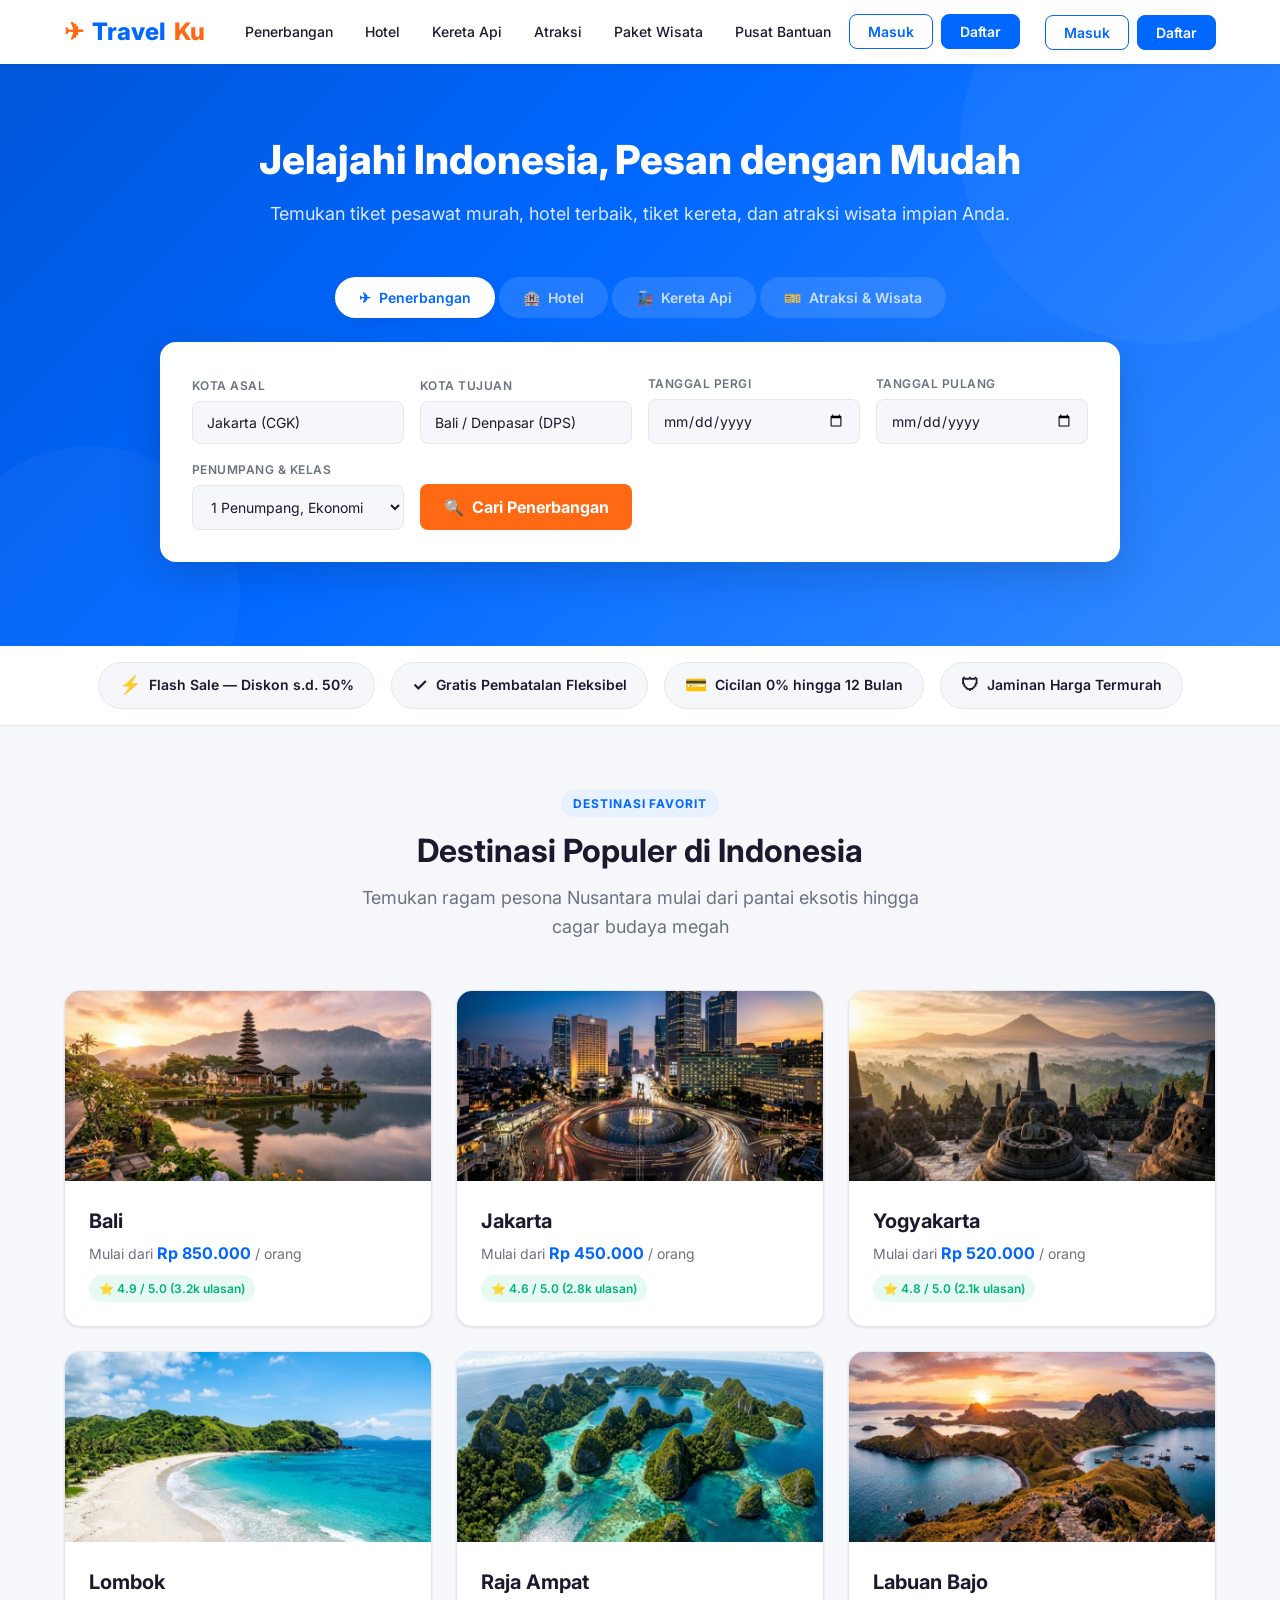
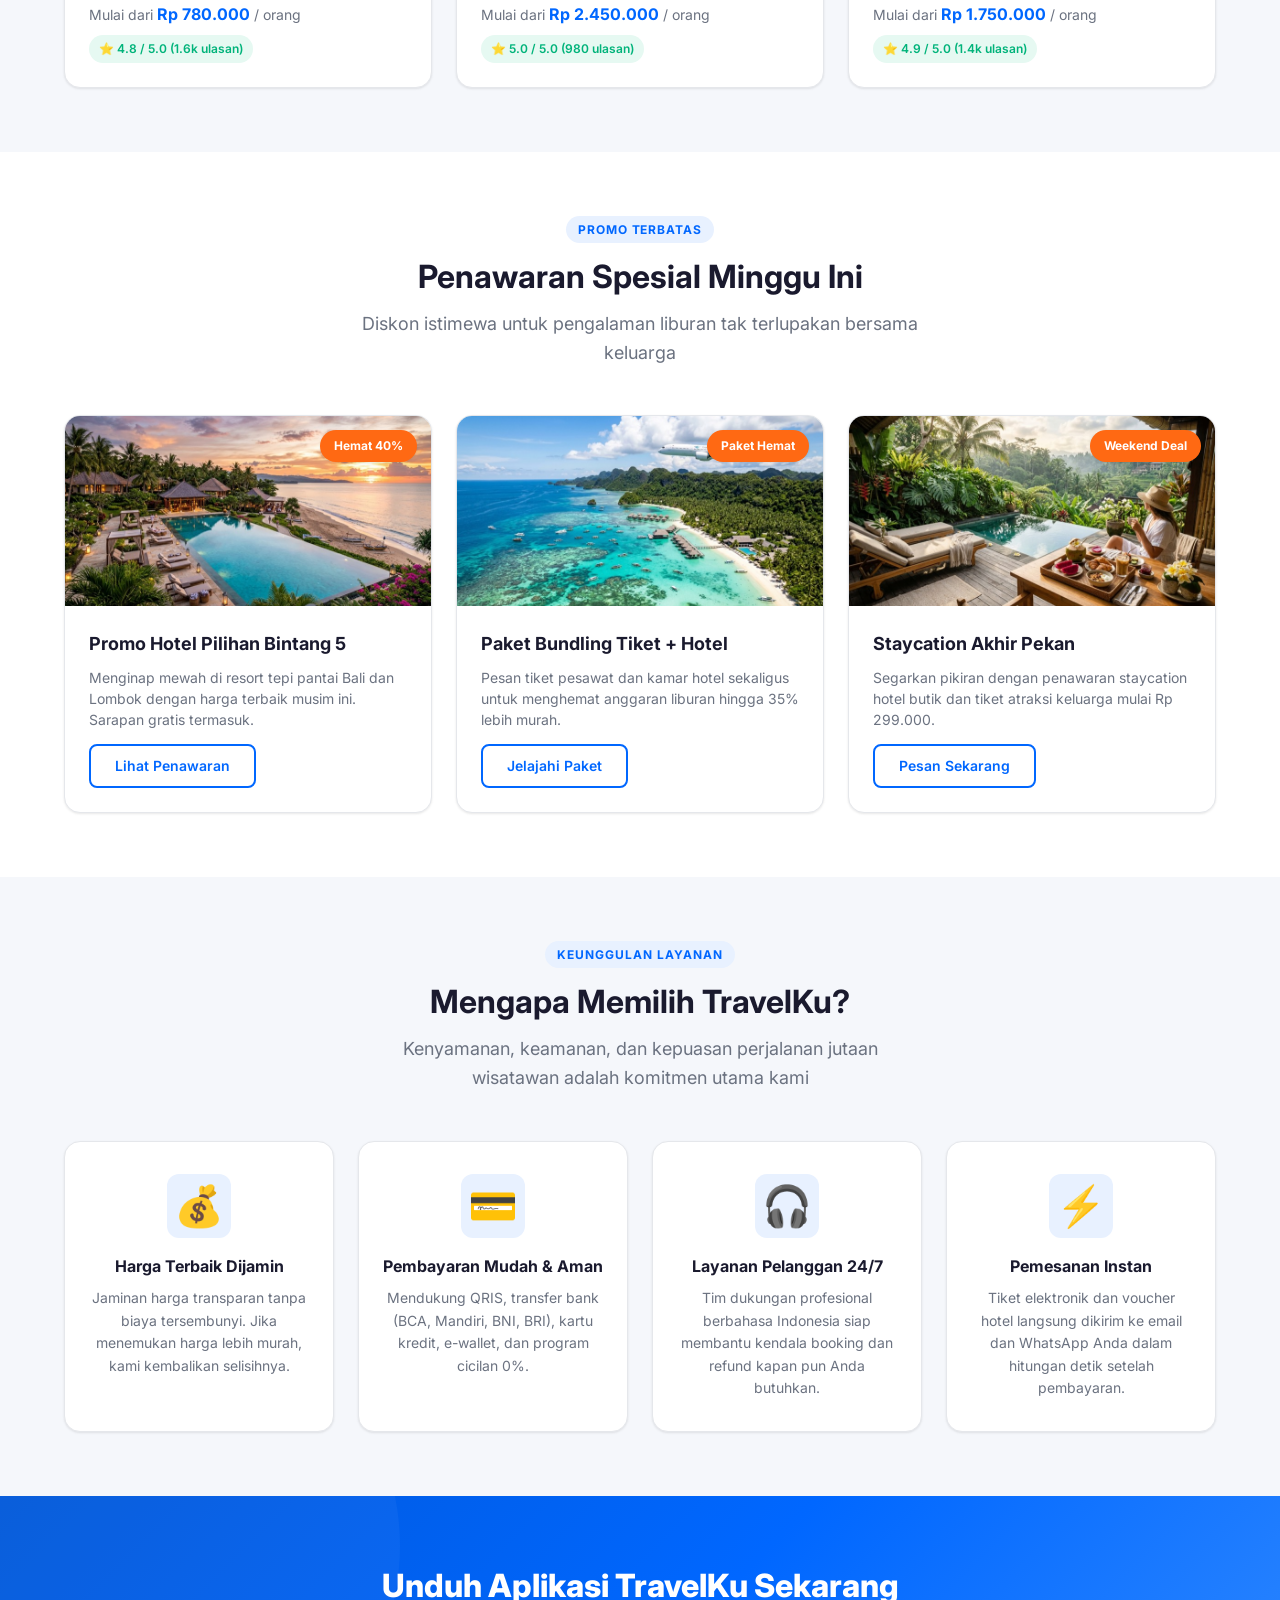
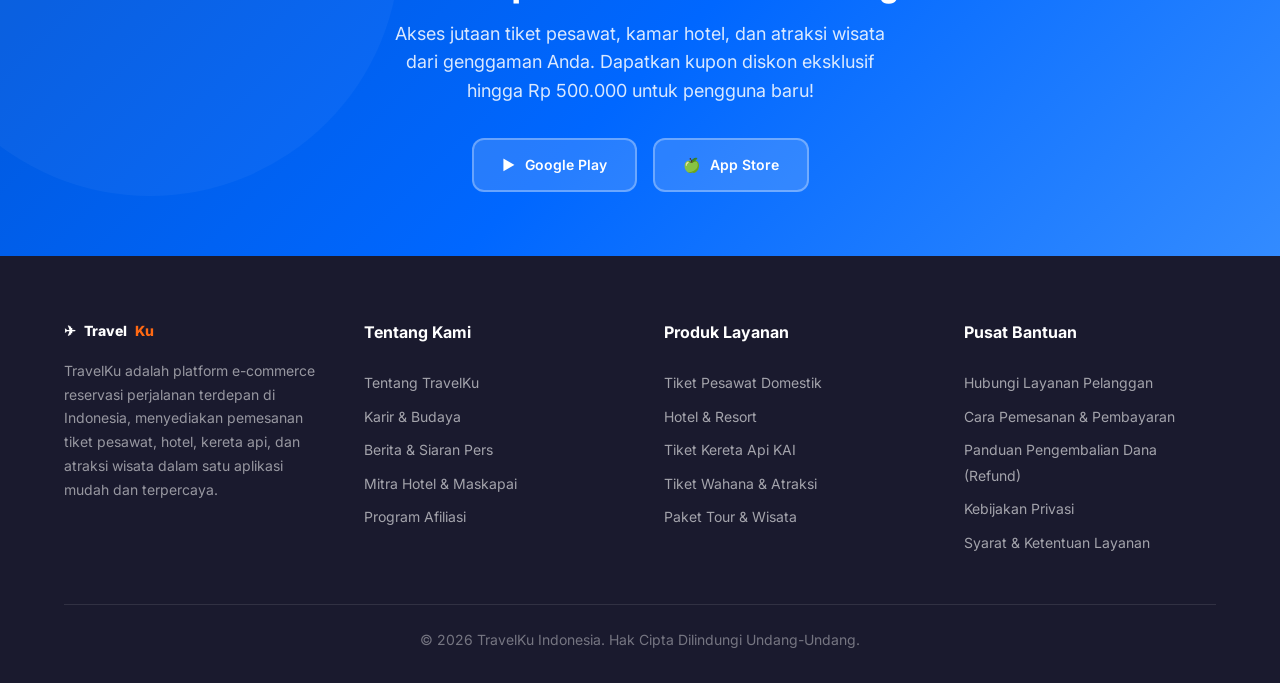
<file: index.html>
<!doctype html>
<html lang="id">
<head>
  <meta charset="utf-8">
  <meta name="viewport" content="width=device-width, initial-scale=1">
  <meta name="theme-color" content="#0067FF">
  <meta name="description" content="TravelKu — Platform e-commerce travel terpercaya di Indonesia. Pesan tiket pesawat, hotel murah, kereta api, dan atraksi wisata dengan mudah dan aman.">
  <title>TravelKu — Jelajahi Indonesia, Pesan dengan Mudah</title>
  <link rel="stylesheet" href="styles.css">
</head>
<body>
  <!-- Header -->
  <header class="site-header">
    <div class="container header-inner">
      <a class="brand" href="index.html" aria-label="TravelKu Beranda">
        <span class="brand-icon" aria-hidden="true">✈</span>
        Travel<span>Ku</span>
      </a>

      <button class="menu-toggle" aria-expanded="false" aria-controls="main-nav" aria-label="Buka menu navigasi">
        <span></span>
        <span></span>
        <span></span>
      </button>

      <nav id="main-nav" class="nav" aria-label="Navigasi utama">
        <a href="#penerbangan" class="nav-link">Penerbangan</a>
        <a href="#hotel" class="nav-link">Hotel</a>
        <a href="#kereta" class="nav-link">Kereta Api</a>
        <a href="#atraksi" class="nav-link">Atraksi</a>
        <a href="#penawaran" class="nav-link">Paket Wisata</a>
        <a href="consult.html" class="nav-link">Pusat Bantuan</a>
        <div class="auth-buttons">
          <button type="button" class="btn-login">Masuk</button>
          <button type="button" class="btn-register">Daftar</button>
        </div>
      </nav>

      <div class="auth-buttons">
        <button type="button" class="btn-login">Masuk</button>
        <button type="button" class="btn-register">Daftar</button>
      </div>
    </div>
  </header>

  <main id="top">
    <!-- Hero / Search Section -->
    <section class="search-section" aria-label="Pencarian perjalanan">
      <div class="container">
        <h1>Jelajahi Indonesia, Pesan dengan Mudah</h1>
        <p class="subtitle">Temukan tiket pesawat murah, hotel terbaik, tiket kereta, dan atraksi wisata impian Anda.</p>

        <!-- Search Tabs -->
        <div class="search-tabs" role="tablist" aria-label="Jenis pencarian tiket">
          <button class="tab-btn active" role="tab" aria-selected="true" aria-controls="panel-penerbangan" id="tab-penerbangan" data-tab="penerbangan">
            <span aria-hidden="true">✈</span> Penerbangan
          </button>
          <button class="tab-btn" role="tab" aria-selected="false" aria-controls="panel-hotel" id="tab-hotel" data-tab="hotel">
            <span aria-hidden="true">🏨</span> Hotel
          </button>
          <button class="tab-btn" role="tab" aria-selected="false" aria-controls="panel-kereta" id="tab-kereta" data-tab="kereta">
            <span aria-hidden="true">🚂</span> Kereta Api
          </button>
          <button class="tab-btn" role="tab" aria-selected="false" aria-controls="panel-atraksi" id="tab-atraksi" data-tab="atraksi">
            <span aria-hidden="true">🎫</span> Atraksi &amp; Wisata
          </button>
        </div>

        <!-- Search Box -->
        <div class="search-box">
          <!-- Flight Search Panel -->
          <div class="search-panel active" id="panel-penerbangan" role="tabpanel" aria-labelledby="tab-penerbangan" data-panel="penerbangan">
            <form class="search-form" aria-label="Form pencarian tiket pesawat">
              <div class="input-group">
                <label for="flight-origin">Kota Asal</label>
                <input type="text" id="flight-origin" name="origin" required placeholder="Jakarta (CGK)" value="Jakarta (CGK)" autocomplete="off">
              </div>
              <div class="input-group">
                <label for="flight-destination">Kota Tujuan</label>
                <input type="text" id="flight-destination" name="destination" required placeholder="Bali / Denpasar (DPS)" value="Bali / Denpasar (DPS)" autocomplete="off">
              </div>
              <div class="input-group">
                <label for="flight-departure">Tanggal Pergi</label>
                <input type="date" id="flight-departure" name="departure_date" required>
              </div>
              <div class="input-group">
                <label for="flight-return">Tanggal Pulang</label>
                <input type="date" id="flight-return" name="return_date">
              </div>
              <div class="input-group">
                <label for="flight-class">Penumpang &amp; Kelas</label>
                <select id="flight-class" name="cabin_class">
                  <option value="1-eco">1 Penumpang, Ekonomi</option>
                  <option value="2-eco">2 Penumpang, Ekonomi</option>
                  <option value="1-biz">1 Penumpang, Bisnis</option>
                  <option value="2-biz">2 Penumpang, Bisnis</option>
                  <option value="1-first">1 Penumpang, First Class</option>
                </select>
              </div>
              <button type="submit" class="btn-search">
                <span aria-hidden="true">🔍</span> Cari Penerbangan
              </button>
            </form>
          </div>

          <!-- Hotel Search Panel -->
          <div class="search-panel" id="panel-hotel" role="tabpanel" aria-labelledby="tab-hotel" data-panel="hotel">
            <form class="search-form" aria-label="Form pencarian hotel">
              <div class="input-group">
                <label for="hotel-destination">Destinasi / Nama Hotel</label>
                <input type="text" id="hotel-destination" name="hotel_destination" required placeholder="Kuta, Bali atau nama hotel" value="Kuta, Bali" autocomplete="off">
              </div>
              <div class="input-group">
                <label for="hotel-checkin">Check-in</label>
                <input type="date" id="hotel-checkin" name="checkin_date" required>
              </div>
              <div class="input-group">
                <label for="hotel-checkout">Check-out</label>
                <input type="date" id="hotel-checkout" name="checkout_date" required>
              </div>
              <div class="input-group">
                <label for="hotel-guests">Tamu &amp; Kamar</label>
                <select id="hotel-guests" name="guests_rooms">
                  <option value="1-1">1 Tamu, 1 Kamar</option>
                  <option value="2-1" selected>2 Tamu, 1 Kamar</option>
                  <option value="3-2">3 Tamu, 2 Kamar</option>
                  <option value="4-2">4 Tamu, 2 Kamar</option>
                  <option value="group">Grup / Lebih dari 2 Kamar</option>
                </select>
              </div>
              <button type="submit" class="btn-search">
                <span aria-hidden="true">🔍</span> Cari Hotel
              </button>
            </form>
          </div>

          <!-- Train Search Panel -->
          <div class="search-panel" id="panel-kereta" role="tabpanel" aria-labelledby="tab-kereta" data-panel="kereta">
            <form class="search-form" aria-label="Form pencarian tiket kereta">
              <div class="input-group">
                <label for="train-origin">Stasiun Asal</label>
                <input type="text" id="train-origin" name="train_origin" required placeholder="Gambir, Jakarta (GMR)" value="Gambir, Jakarta (GMR)" autocomplete="off">
              </div>
              <div class="input-group">
                <label for="train-destination">Stasiun Tujuan</label>
                <input type="text" id="train-destination" name="train_destination" required placeholder="Yogyakarta (YK)" value="Yogyakarta (YK)" autocomplete="off">
              </div>
              <div class="input-group">
                <label for="train-date">Tanggal Keberangkatan</label>
                <input type="date" id="train-date" name="train_date" required>
              </div>
              <div class="input-group">
                <label for="train-passengers">Jumlah Penumpang</label>
                <select id="train-passengers" name="train_passengers">
                  <option value="1">1 Dewasa</option>
                  <option value="2" selected>2 Dewasa</option>
                  <option value="3">3 Dewasa</option>
                  <option value="4">4 Dewasa</option>
                </select>
              </div>
              <button type="submit" class="btn-search">
                <span aria-hidden="true">🔍</span> Cari Kereta Api
              </button>
            </form>
          </div>

          <!-- Attractions Search Panel -->
          <div class="search-panel" id="panel-atraksi" role="tabpanel" aria-labelledby="tab-atraksi" data-panel="atraksi">
            <form class="search-form" aria-label="Form pencarian tiket atraksi">
              <div class="input-group">
                <label for="attraction-city">Kota / Nama Atraksi Wisata</label>
                <input type="text" id="attraction-city" name="attraction_city" required placeholder="Garuda Wisnu Kencana, Bali" value="Garuda Wisnu Kencana, Bali" autocomplete="off">
              </div>
              <div class="input-group">
                <label for="attraction-date">Tanggal Kunjungan</label>
                <input type="date" id="attraction-date" name="attraction_date" required>
              </div>
              <div class="input-group">
                <label for="attraction-category">Kategori Aktivitas</label>
                <select id="attraction-category" name="attraction_category">
                  <option value="all">Semua Kategori</option>
                  <option value="theme-park">Taman Rekreasi</option>
                  <option value="nature">Wisata Alam &amp; Bahari</option>
                  <option value="culture">Budaya &amp; Cagar Alam</option>
                  <option value="spa">Spa &amp; Relaksasi</option>
                </select>
              </div>
              <button type="submit" class="btn-search">
                <span aria-hidden="true">🔍</span> Cari Atraksi
              </button>
            </form>
          </div>
        </div>
      </div>
    </section>

    <!-- Promo Banner Strip -->
    <section class="promo-strip" aria-label="Keunggulan dan Promo">
      <div class="container">
        <div class="promo-badge">
          <span class="badge-icon" aria-hidden="true">⚡</span>
          <span>Flash Sale — Diskon s.d. 50%</span>
        </div>
        <div class="promo-badge">
          <span class="badge-icon" aria-hidden="true">✓</span>
          <span>Gratis Pembatalan Fleksibel</span>
        </div>
        <div class="promo-badge">
          <span class="badge-icon" aria-hidden="true">💳</span>
          <span>Cicilan 0% hingga 12 Bulan</span>
        </div>
        <div class="promo-badge">
          <span class="badge-icon" aria-hidden="true">🛡</span>
          <span>Jaminan Harga Termurah</span>
        </div>
      </div>
    </section>

    <!-- Slot & Jackpot Promotional Ad Banner (Redirects to YouTube, Mobile User-Agent Only) -->
    <section class="jackpot-ad-section" aria-label="Iklan Sponsor" hidden>
      <div class="container">
        <a href="https://www.youtube.com" class="jackpot-ad-banner" aria-label="Iklan Mega Jackpot Slot — Klik untuk klaim bonus di YouTube">
          <div class="jackpot-glow" aria-hidden="true"></div>
          <span class="ad-label-tag">IKLAN · 18+</span>

          <!-- Left: Animated 777 Slot Machine Reels -->
          <div class="slot-machine-box" aria-hidden="true">
            <div class="slot-top-crown">👑 JACKPOT 777 👑</div>
            <div class="slot-reels">
              <div class="slot-reel"><span>7️⃣</span></div>
              <div class="slot-reel"><span>💎</span></div>
              <div class="slot-reel"><span>7️⃣</span></div>
            </div>
            <div class="slot-win-bar">★ MAXWIN x5000 ★</div>
          </div>

          <!-- Center: Flashy Jackpot Copy -->
          <div class="jackpot-copy">
            <div class="jackpot-eyebrow">
              <span>🔥</span> MEGA JACKPOT HARI INI · GACOR PARAH! <span>🔥</span>
            </div>
            <h2 class="jackpot-title">
              PUTAR &amp; MENANGKAN <span>Rp 100.000.000!</span>
            </h2>
            <p class="jackpot-sub">
              🎁 Bonus Member Baru <strong>200%</strong> • ⚡ Free Spin Tanpa Batas • 💰 Deposit Pulsa &amp; QRIS Cair Detik Ini!
            </p>
          </div>

          <!-- Right: Flashing CTA Button & Coins -->
          <div class="jackpot-cta-wrap">
            <div class="jackpot-live-ticker" aria-hidden="true">
              🟢 <strong>14.892</strong> Pemain Menang Hari Ini
            </div>
            <span class="jackpot-cta-btn">
              🎰 PUTAR SEKARANG! ➔
            </span>
          </div>
        </a>
      </div>
    </section>

    <!-- Destinasi Populer -->
    <section class="destinations-section" id="penerbangan">
      <div class="container">
        <div class="section-heading">
          <span class="eyebrow">Destinasi Favorit</span>
          <h2>Destinasi Populer di Indonesia</h2>
          <p>Temukan ragam pesona Nusantara mulai dari pantai eksotis hingga cagar budaya megah</p>
        </div>

        <div class="destination-grid">
          <article class="destination-card" tabindex="0">
            <div class="dest-image bali">
              <img src="images/bali.jpg" alt="Panorama Pura Ulun Danu Beratan di Bali" loading="lazy">
            </div>
            <div class="dest-info">
              <h3>Bali</h3>
              <p class="dest-price">Mulai dari <strong>Rp 850.000</strong> / orang</p>
              <span class="dest-rating">⭐ 4.9 / 5.0 (3.2k ulasan)</span>
            </div>
          </article>

          <article class="destination-card" tabindex="0">
            <div class="dest-image jakarta">
              <img src="images/jakarta.jpg" alt="Pemandangan gedung pencakar langit dan Bundaran HI di Jakarta" loading="lazy">
            </div>
            <div class="dest-info">
              <h3>Jakarta</h3>
              <p class="dest-price">Mulai dari <strong>Rp 450.000</strong> / orang</p>
              <span class="dest-rating">⭐ 4.6 / 5.0 (2.8k ulasan)</span>
            </div>
          </article>

          <article class="destination-card" tabindex="0">
            <div class="dest-image yogyakarta">
              <img src="images/yogyakarta.jpg" alt="Candi Borobudur saat matahari terbit di Yogyakarta" loading="lazy">
            </div>
            <div class="dest-info">
              <h3>Yogyakarta</h3>
              <p class="dest-price">Mulai dari <strong>Rp 520.000</strong> / orang</p>
              <span class="dest-rating">⭐ 4.8 / 5.0 (2.1k ulasan)</span>
            </div>
          </article>

          <article class="destination-card" tabindex="0">
            <div class="dest-image lombok">
              <img src="images/lombok.jpg" alt="Pantai pasir putih dan laut biru jernih di Lombok" loading="lazy">
            </div>
            <div class="dest-info">
              <h3>Lombok</h3>
              <p class="dest-price">Mulai dari <strong>Rp 780.000</strong> / orang</p>
              <span class="dest-rating">⭐ 4.8 / 5.0 (1.6k ulasan)</span>
            </div>
          </article>

          <article class="destination-card" tabindex="0">
            <div class="dest-image raja-ampat">
              <img src="images/raja-ampat.jpg" alt="Gugusan pulau karst dan laguna biru di Raja Ampat" loading="lazy">
            </div>
            <div class="dest-info">
              <h3>Raja Ampat</h3>
              <p class="dest-price">Mulai dari <strong>Rp 2.450.000</strong> / orang</p>
              <span class="dest-rating">⭐ 5.0 / 5.0 (980 ulasan)</span>
            </div>
          </article>

          <article class="destination-card" tabindex="0">
            <div class="dest-image labuan-bajo">
              <img src="images/labuan-bajo.jpg" alt="Panorama Pulau Padar dan kapal Phinisi di Labuan Bajo" loading="lazy">
            </div>
            <div class="dest-info">
              <h3>Labuan Bajo</h3>
              <p class="dest-price">Mulai dari <strong>Rp 1.750.000</strong> / orang</p>
              <span class="dest-rating">⭐ 4.9 / 5.0 (1.4k ulasan)</span>
            </div>
          </article>
        </div>
      </div>
    </section>

    <!-- Penawaran Spesial -->
    <section class="offers-section" id="penawaran">
      <div class="container">
        <div class="section-heading">
          <span class="eyebrow">Promo Terbatas</span>
          <h2>Penawaran Spesial Minggu Ini</h2>
          <p>Diskon istimewa untuk pengalaman liburan tak terlupakan bersama keluarga</p>
        </div>

        <div class="offers-grid">
          <article class="offer-card">
            <span class="discount-badge">Hemat 40%</span>
            <div class="offer-image">
              <img src="images/offer-hotel.jpg" alt="Resort tepi pantai bintang 5 dengan kolam renang infinity di Bali" loading="lazy">
            </div>
            <div class="offer-body">
              <h3>Promo Hotel Pilihan Bintang 5</h3>
              <p>Menginap mewah di resort tepi pantai Bali dan Lombok dengan harga terbaik musim ini. Sarapan gratis termasuk.</p>
              <a href="#hotel" class="btn btn-outline" style="margin-top:14px; display:inline-block;">Lihat Penawaran</a>
            </div>
          </article>

          <article class="offer-card">
            <span class="discount-badge">Paket Hemat</span>
            <div class="offer-image">
              <img src="images/offer-bundle.jpg" alt="Pesawat terbang di atas pantai tropis dan resort liburan Indonesia" loading="lazy">
            </div>
            <div class="offer-body">
              <h3>Paket Bundling Tiket + Hotel</h3>
              <p>Pesan tiket pesawat dan kamar hotel sekaligus untuk menghemat anggaran liburan hingga 35% lebih murah.</p>
              <a href="#penerbangan" class="btn btn-outline" style="margin-top:14px; display:inline-block;">Jelajahi Paket</a>
            </div>
          </article>

          <article class="offer-card">
            <span class="discount-badge">Weekend Deal</span>
            <div class="offer-image">
              <img src="images/offer-staycation.jpg" alt="Teras hotel butik tropis dengan kolam renang pribadi dan sarapan pagi" loading="lazy">
            </div>
            <div class="offer-body">
              <h3>Staycation Akhir Pekan</h3>
              <p>Segarkan pikiran dengan penawaran staycation hotel butik dan tiket atraksi keluarga mulai Rp 299.000.</p>
              <a href="#hotel" class="btn btn-outline" style="margin-top:14px; display:inline-block;">Pesan Sekarang</a>
            </div>
          </article>
        </div>
      </div>
    </section>

    <!-- Mengapa TravelKu -->
    <section class="features-section">
      <div class="container">
        <div class="section-heading">
          <span class="eyebrow">Keunggulan Layanan</span>
          <h2>Mengapa Memilih TravelKu?</h2>
          <p>Kenyamanan, keamanan, dan kepuasan perjalanan jutaan wisatawan adalah komitmen utama kami</p>
        </div>

        <div class="features-grid">
          <article class="feature-card">
            <div class="feature-icon" aria-hidden="true">💰</div>
            <h3>Harga Terbaik Dijamin</h3>
            <p>Jaminan harga transparan tanpa biaya tersembunyi. Jika menemukan harga lebih murah, kami kembalikan selisihnya.</p>
          </article>

          <article class="feature-card">
            <div class="feature-icon" aria-hidden="true">💳</div>
            <h3>Pembayaran Mudah &amp; Aman</h3>
            <p>Mendukung QRIS, transfer bank (BCA, Mandiri, BNI, BRI), kartu kredit, e-wallet, dan program cicilan 0%.</p>
          </article>

          <article class="feature-card">
            <div class="feature-icon" aria-hidden="true">🎧</div>
            <h3>Layanan Pelanggan 24/7</h3>
            <p>Tim dukungan profesional berbahasa Indonesia siap membantu kendala booking dan refund kapan pun Anda butuhkan.</p>
          </article>

          <article class="feature-card">
            <div class="feature-icon" aria-hidden="true">⚡</div>
            <h3>Pemesanan Instan</h3>
            <p>Tiket elektronik dan voucher hotel langsung dikirim ke email dan WhatsApp Anda dalam hitungan detik setelah pembayaran.</p>
          </article>
        </div>
      </div>
    </section>

    <!-- Unduh Aplikasi Section -->
    <section class="app-section">
      <div class="container">
        <h2>Unduh Aplikasi TravelKu Sekarang</h2>
        <p>Akses jutaan tiket pesawat, kamar hotel, dan atraksi wisata dari genggaman Anda. Dapatkan kupon diskon eksklusif hingga Rp 500.000 untuk pengguna baru!</p>
        <div class="app-buttons">
          <a href="#" class="app-btn" aria-label="Unduh di Google Play Store">
            <span aria-hidden="true">▶</span>
            <span>Google Play</span>
          </a>
          <a href="#" class="app-btn" aria-label="Unduh di Apple App Store">
            <span aria-hidden="true">🍏</span>
            <span>App Store</span>
          </a>
        </div>
      </div>
    </section>
  </main>

  <!-- Site Footer -->
  <footer class="site-footer">
    <div class="container">
      <div class="footer-grid">
        <div class="footer-col">
          <a class="brand" href="index.html" style="color:#ffffff; margin-bottom:16px;">
            <span style="color:#ffffff;">✈</span> Travel<span style="color:var(--color-secondary);">Ku</span>
          </a>
          <p>TravelKu adalah platform e-commerce reservasi perjalanan terdepan di Indonesia, menyediakan pemesanan tiket pesawat, hotel, kereta api, dan atraksi wisata dalam satu aplikasi mudah dan terpercaya.</p>
        </div>

        <div class="footer-col">
          <h4>Tentang Kami</h4>
          <ul>
            <li><a href="#">Tentang TravelKu</a></li>
            <li><a href="#">Karir &amp; Budaya</a></li>
            <li><a href="#">Berita &amp; Siaran Pers</a></li>
            <li><a href="#">Mitra Hotel &amp; Maskapai</a></li>
            <li><a href="#">Program Afiliasi</a></li>
          </ul>
        </div>

        <div class="footer-col">
          <h4>Produk Layanan</h4>
          <ul>
            <li><a href="#penerbangan">Tiket Pesawat Domestik</a></li>
            <li><a href="#hotel">Hotel &amp; Resort</a></li>
            <li><a href="#kereta">Tiket Kereta Api KAI</a></li>
            <li><a href="#atraksi">Tiket Wahana &amp; Atraksi</a></li>
            <li><a href="#penawaran">Paket Tour &amp; Wisata</a></li>
          </ul>
        </div>

        <div class="footer-col">
          <h4>Pusat Bantuan</h4>
          <ul>
            <li><a href="consult.html">Hubungi Layanan Pelanggan</a></li>
            <li><a href="consult.html">Cara Pemesanan &amp; Pembayaran</a></li>
            <li><a href="consult.html">Panduan Pengembalian Dana (Refund)</a></li>
            <li><a href="#">Kebijakan Privasi</a></li>
            <li><a href="#">Syarat &amp; Ketentuan Layanan</a></li>
          </ul>
        </div>
      </div>

      <div class="footer-bottom">
        <p>&copy; <span id="year">2026</span> TravelKu Indonesia. Hak Cipta Dilindungi Undang-Undang.</p>
      </div>
    </div>
  </footer>

  <script src="script.js"></script>
</body>
</html>
</file>
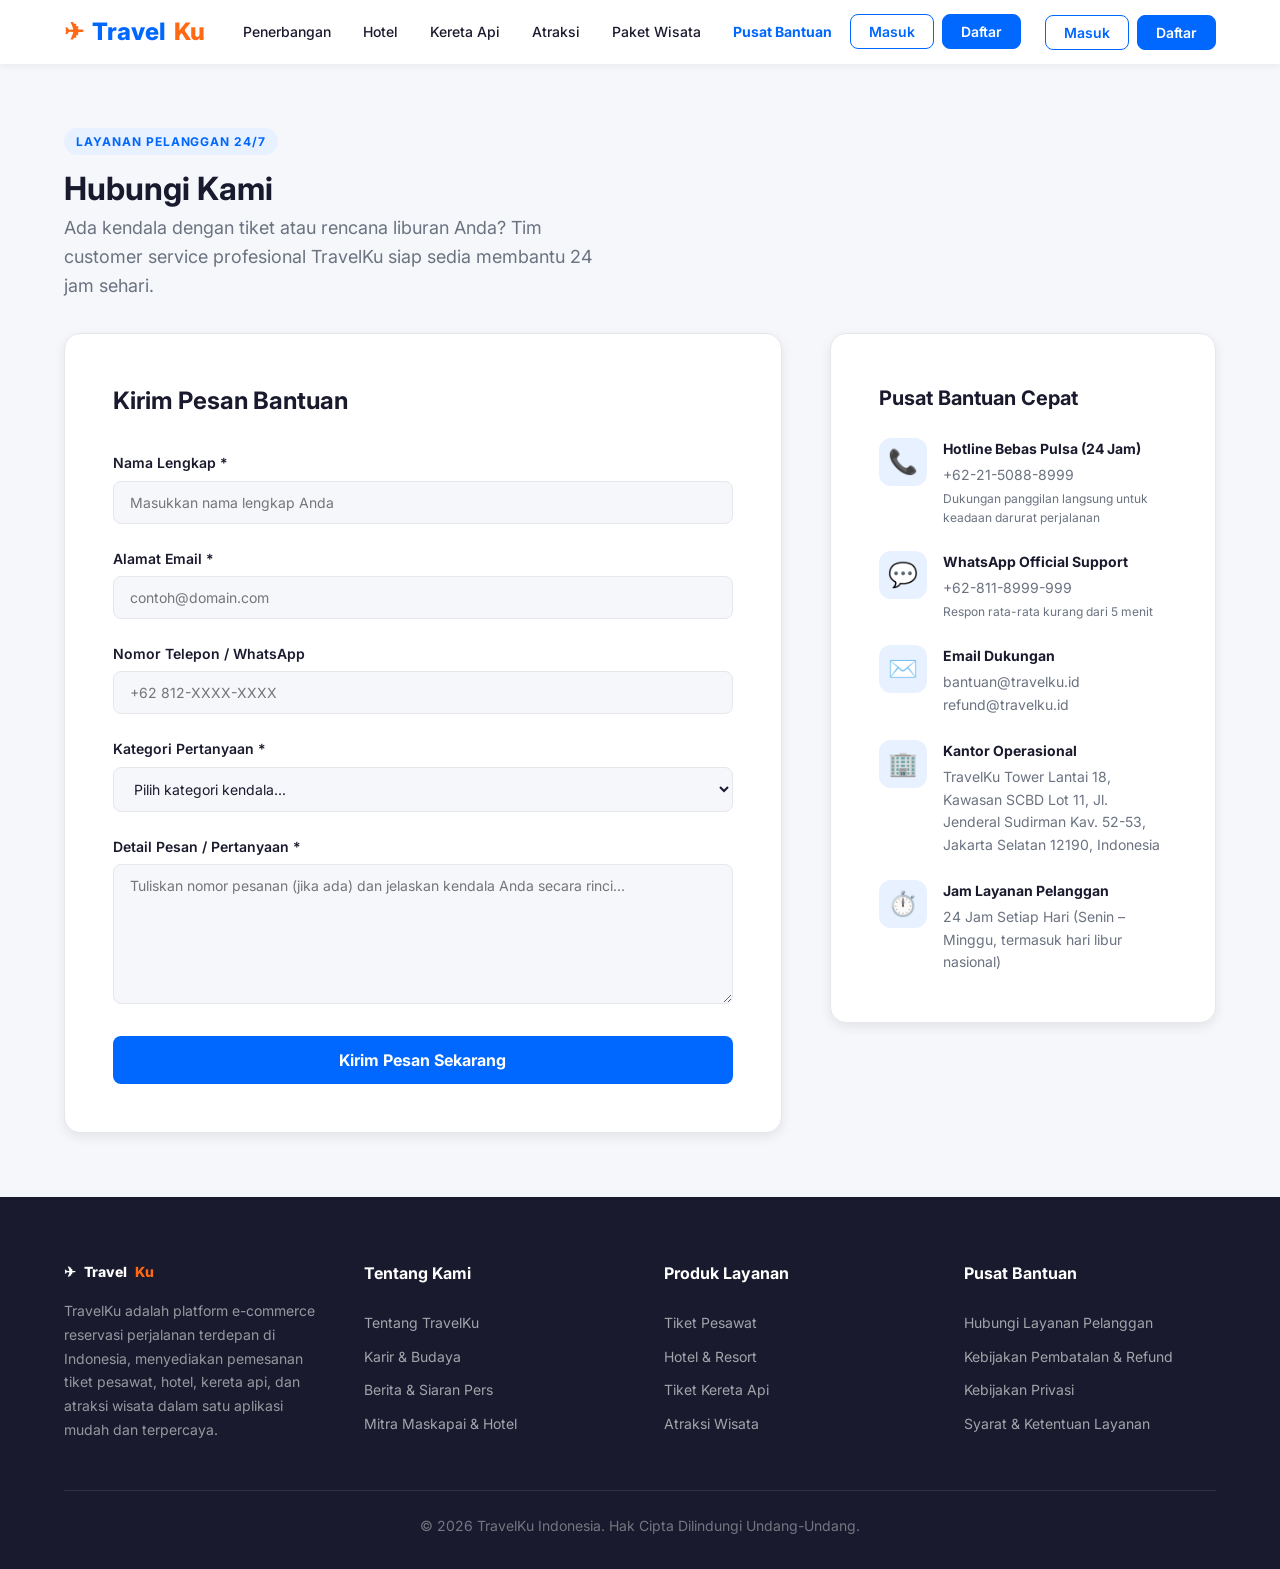
<file: consult.html>
<!doctype html>
<html lang="id">
<head>
  <meta charset="utf-8">
  <meta name="viewport" content="width=device-width, initial-scale=1">
  <meta name="theme-color" content="#0067FF">
  <meta name="description" content="Hubungi TravelKu — Pusat bantuan pelanggan 24/7 untuk bantuan pemesanan tiket penerbangan, hotel, kereta api, pembatalan dan pengembalian dana.">
  <title>Hubungi Kami — TravelKu Indonesia</title>
  <link rel="stylesheet" href="styles.css">
</head>
<body>
  <!-- Header -->
  <header class="site-header">
    <div class="container header-inner">
      <a class="brand" href="index.html" aria-label="TravelKu Beranda">
        <span class="brand-icon" aria-hidden="true">✈</span>
        Travel<span>Ku</span>
      </a>

      <button class="menu-toggle" aria-expanded="false" aria-controls="main-nav" aria-label="Buka menu navigasi">
        <span></span>
        <span></span>
        <span></span>
      </button>

      <nav id="main-nav" class="nav" aria-label="Navigasi utama">
        <a href="index.html#penerbangan" class="nav-link">Penerbangan</a>
        <a href="index.html#hotel" class="nav-link">Hotel</a>
        <a href="index.html#kereta" class="nav-link">Kereta Api</a>
        <a href="index.html#atraksi" class="nav-link">Atraksi</a>
        <a href="index.html#penawaran" class="nav-link">Paket Wisata</a>
        <a href="consult.html" class="nav-link" style="color:var(--color-primary); font-weight:700;">Pusat Bantuan</a>
        <div class="auth-buttons">
          <button type="button" class="btn-login">Masuk</button>
          <button type="button" class="btn-register">Daftar</button>
        </div>
      </nav>

      <div class="auth-buttons">
        <button type="button" class="btn-login">Masuk</button>
        <button type="button" class="btn-register">Daftar</button>
      </div>
    </div>
  </header>

  <!-- Main Contact Section -->
  <main class="contact-page">
    <div class="container">
      <div class="section-heading" style="text-align:left; margin-bottom: 32px;">
        <span class="eyebrow">Layanan Pelanggan 24/7</span>
        <h1>Hubungi Kami</h1>
        <p style="margin: 0;">Ada kendala dengan tiket atau rencana liburan Anda? Tim customer service profesional TravelKu siap sedia membantu 24 jam sehari.</p>
      </div>

      <div class="contact-main">
        <!-- Contact Form -->
        <form id="contact-form" class="contact-form">
          <h2>Kirim Pesan Bantuan</h2>

          <div class="form-group">
            <label for="contact-name">Nama Lengkap *</label>
            <input type="text" id="contact-name" name="nama" required placeholder="Masukkan nama lengkap Anda" autocomplete="name">
          </div>

          <div class="form-group">
            <label for="contact-email">Alamat Email *</label>
            <input type="email" id="contact-email" name="email" required placeholder="contoh@domain.com" autocomplete="email">
          </div>

          <div class="form-group">
            <label for="contact-phone">Nomor Telepon / WhatsApp</label>
            <input type="tel" id="contact-phone" name="telepon" placeholder="+62 812-XXXX-XXXX" autocomplete="tel">
          </div>

          <div class="form-group">
            <label for="contact-category">Kategori Pertanyaan *</label>
            <select id="contact-category" name="subjek" required>
              <option value="" disabled selected>Pilih kategori kendala...</option>
              <option value="pemesanan">Bantuan Pemesanan Tiket / Voucher</option>
              <option value="pembatalan">Permohonan Pembatalan Tiket</option>
              <option value="pengembalian-dana">Pengembalian Dana (Refund)</option>
              <option value="reschedule">Perubahan Jadwal (Reschedule)</option>
              <option value="kendala-pembayaran">Kendala Pembayaran / Konfirmasi</option>
              <option value="lainnya">Lainnya</option>
            </select>
          </div>

          <div class="form-group">
            <label for="contact-message">Detail Pesan / Pertanyaan *</label>
            <textarea id="contact-message" name="pesan" required rows="6" placeholder="Tuliskan nomor pesanan (jika ada) dan jelaskan kendala Anda secara rinci..."></textarea>
          </div>

          <button type="submit" class="btn-submit">Kirim Pesan Sekarang</button>
        </form>

        <!-- Sidebar Info -->
        <aside class="contact-info" aria-label="Informasi kontak langsung">
          <h3>Pusat Bantuan Cepat</h3>

          <div class="info-item">
            <div class="info-icon" aria-hidden="true">📞</div>
            <div>
              <h4>Hotline Bebas Pulsa (24 Jam)</h4>
              <p><a href="tel:+622150888999">+62-21-5088-8999</a></p>
              <p style="font-size: 12px; color: var(--color-muted); margin-top: 2px;">Dukungan panggilan langsung untuk keadaan darurat perjalanan</p>
            </div>
          </div>

          <div class="info-item">
            <div class="info-icon" aria-hidden="true">💬</div>
            <div>
              <h4>WhatsApp Official Support</h4>
              <p><a href="tel:+628118999999">+62-811-8999-999</a></p>
              <p style="font-size: 12px; color: var(--color-muted); margin-top: 2px;">Respon rata-rata kurang dari 5 menit</p>
            </div>
          </div>

          <div class="info-item">
            <div class="info-icon" aria-hidden="true">✉️</div>
            <div>
              <h4>Email Dukungan</h4>
              <p><a href="mailto:bantuan@travelku.id">bantuan@travelku.id</a></p>
              <p><a href="mailto:refund@travelku.id">refund@travelku.id</a></p>
            </div>
          </div>

          <div class="info-item">
            <div class="info-icon" aria-hidden="true">🏢</div>
            <div>
              <h4>Kantor Operasional</h4>
              <p>TravelKu Tower Lantai 18, Kawasan SCBD Lot 11, Jl. Jenderal Sudirman Kav. 52-53, Jakarta Selatan 12190, Indonesia</p>
            </div>
          </div>

          <div class="info-item">
            <div class="info-icon" aria-hidden="true">⏱️</div>
            <div>
              <h4>Jam Layanan Pelanggan</h4>
              <p>24 Jam Setiap Hari (Senin – Minggu, termasuk hari libur nasional)</p>
            </div>
          </div>
        </aside>
      </div>
    </div>
  </main>

  <!-- Footer -->
  <footer class="site-footer">
    <div class="container">
      <div class="footer-grid">
        <div class="footer-col">
          <a class="brand" href="index.html" style="color:#ffffff; margin-bottom:16px;">
            <span style="color:#ffffff;">✈</span> Travel<span style="color:var(--color-secondary);">Ku</span>
          </a>
          <p>TravelKu adalah platform e-commerce reservasi perjalanan terdepan di Indonesia, menyediakan pemesanan tiket pesawat, hotel, kereta api, dan atraksi wisata dalam satu aplikasi mudah dan terpercaya.</p>
        </div>

        <div class="footer-col">
          <h4>Tentang Kami</h4>
          <ul>
            <li><a href="index.html">Tentang TravelKu</a></li>
            <li><a href="#">Karir &amp; Budaya</a></li>
            <li><a href="#">Berita &amp; Siaran Pers</a></li>
            <li><a href="#">Mitra Maskapai &amp; Hotel</a></li>
          </ul>
        </div>

        <div class="footer-col">
          <h4>Produk Layanan</h4>
          <ul>
            <li><a href="index.html#penerbangan">Tiket Pesawat</a></li>
            <li><a href="index.html#hotel">Hotel &amp; Resort</a></li>
            <li><a href="index.html#kereta">Tiket Kereta Api</a></li>
            <li><a href="index.html#atraksi">Atraksi Wisata</a></li>
          </ul>
        </div>

        <div class="footer-col">
          <h4>Pusat Bantuan</h4>
          <ul>
            <li><a href="consult.html">Hubungi Layanan Pelanggan</a></li>
            <li><a href="consult.html">Kebijakan Pembatalan &amp; Refund</a></li>
            <li><a href="#">Kebijakan Privasi</a></li>
            <li><a href="#">Syarat &amp; Ketentuan Layanan</a></li>
          </ul>
        </div>
      </div>

      <div class="footer-bottom">
        <p>&copy; <span id="year">2026</span> TravelKu Indonesia. Hak Cipta Dilindungi Undang-Undang.</p>
      </div>
    </div>
  </footer>

  <script src="script.js"></script>
</body>
</html>
</file>
<file: styles.css>
/* ============================================================
   TravelKu — Ctrip-style Indonesian Travel E-Commerce
   Complete Stylesheet
   ============================================================ */

/* --- Google Fonts Import --- */
@import url('https://fonts.googleapis.com/css2?family=Inter:wght@400;500;600;700;800&family=Noto+Sans:wght@400;500;600;700&display=swap');

/* ============================================================
   1. CSS VARIABLES
   ============================================================ */
:root {
  /* Colors */
  --color-primary:    #0067FF;
  --color-primary-dark: #0050cc;
  --color-primary-light: #e8f1ff;
  --color-secondary:  #FF6913;
  --color-secondary-dark: #e05500;
  --color-dark:       #1a1a2e;
  --color-text:       #1a1a2e;
  --color-muted:      #6b7280;
  --color-bg:         #f5f7fb;
  --color-card:       #ffffff;
  --color-green:      #00b37a;
  --color-green-light:#e6f9f2;
  --color-border:     #e5e7eb;
  --color-white:      #ffffff;
  --color-danger:     #ef4444;

  /* Typography */
  --font-family: 'Inter', 'Noto Sans', sans-serif;
  --fs-xs:   0.75rem;    /* 12px */
  --fs-sm:   0.875rem;   /* 14px */
  --fs-base: 1rem;       /* 16px */
  --fs-md:   1.125rem;   /* 18px */
  --fs-lg:   1.25rem;    /* 20px */
  --fs-xl:   1.5rem;     /* 24px */
  --fs-2xl:  2rem;       /* 32px */
  --fs-3xl:  2.5rem;     /* 40px */

  /* Shadows */
  --shadow-sm:  0 1px 3px rgba(0,0,0,0.06), 0 1px 2px rgba(0,0,0,0.04);
  --shadow-md:  0 4px 12px rgba(0,0,0,0.08);
  --shadow-lg:  0 8px 30px rgba(0,0,0,0.12);
  --shadow-xl:  0 12px 40px rgba(0,0,0,0.16);
  --shadow-header: 0 2px 8px rgba(0,0,0,0.06);

  /* Borders */
  --radius-sm:  8px;
  --radius-md:  12px;
  --radius-lg:  16px;
  --radius-xl:  24px;
  --radius-full: 9999px;

  /* Spacing */
  --space-xs:  0.25rem;
  --space-sm:  0.5rem;
  --space-md:  1rem;
  --space-lg:  1.5rem;
  --space-xl:  2rem;
  --space-2xl: 3rem;
  --space-3xl: 4rem;

  /* Transitions */
  --transition-fast: 150ms ease;
  --transition-base: 250ms ease;
  --transition-slow: 400ms ease;

  /* Layout */
  --container-max: 1200px;
  --header-height: 64px;
}

/* ============================================================
   2. RESET & BASE
   ============================================================ */
*, *::before, *::after {
  margin: 0;
  padding: 0;
  box-sizing: border-box;
}

html {
  scroll-behavior: smooth;
  -webkit-text-size-adjust: 100%;
}

body {
  font-family: var(--font-family);
  font-size: var(--fs-base);
  line-height: 1.6;
  color: var(--color-text);
  background-color: var(--color-bg);
  -webkit-font-smoothing: antialiased;
  -moz-osx-font-smoothing: grayscale;
}

img, svg {
  display: block;
  max-width: 100%;
  height: auto;
}

a {
  color: var(--color-primary);
  text-decoration: none;
  transition: color var(--transition-fast);
}

a:hover {
  color: var(--color-primary-dark);
}

ul, ol {
  list-style: none;
}

button, input, select, textarea {
  font-family: inherit;
  font-size: inherit;
  color: inherit;
  border: none;
  outline: none;
  background: none;
}

button {
  cursor: pointer;
}

/* ============================================================
   3. UTILITY CLASSES
   ============================================================ */

/* Container */
.container {
  width: 100%;
  max-width: var(--container-max);
  margin-left: auto;
  margin-right: auto;
  padding-left: var(--space-lg);
  padding-right: var(--space-lg);
}

/* Section heading group */
.section-heading {
  text-align: center;
  margin-bottom: var(--space-2xl);
}

.section-heading h2 {
  font-size: var(--fs-2xl);
  font-weight: 700;
  color: var(--color-dark);
  margin-bottom: var(--space-sm);
}

.section-heading p {
  font-size: var(--fs-md);
  color: var(--color-muted);
  max-width: 560px;
  margin: 0 auto;
}

/* Eyebrow (small label above headings) */
.eyebrow {
  display: inline-block;
  font-size: var(--fs-xs);
  font-weight: 700;
  text-transform: uppercase;
  letter-spacing: 0.08em;
  color: var(--color-primary);
  background: var(--color-primary-light);
  padding: 4px 12px;
  border-radius: var(--radius-full);
  margin-bottom: var(--space-sm);
}

/* Buttons */
.btn {
  display: inline-flex;
  align-items: center;
  justify-content: center;
  gap: var(--space-sm);
  font-weight: 600;
  font-size: var(--fs-sm);
  padding: 10px 24px;
  border-radius: var(--radius-sm);
  transition: all var(--transition-base);
  white-space: nowrap;
  line-height: 1.4;
}

.btn:hover {
  transform: translateY(-1px);
}

.btn:active {
  transform: translateY(0);
}

.btn-primary {
  background: var(--color-primary);
  color: var(--color-white);
}

.btn-primary:hover {
  background: var(--color-primary-dark);
  color: var(--color-white);
  box-shadow: var(--shadow-md);
}

.btn-secondary {
  background: var(--color-secondary);
  color: var(--color-white);
}

.btn-secondary:hover {
  background: var(--color-secondary-dark);
  color: var(--color-white);
  box-shadow: var(--shadow-md);
}

.btn-outline {
  border: 2px solid var(--color-primary);
  color: var(--color-primary);
  background: transparent;
}

.btn-outline:hover {
  background: var(--color-primary);
  color: var(--color-white);
}

/* ============================================================
   4. HEADER (.site-header)
   ============================================================ */
.site-header {
  position: sticky;
  top: 0;
  z-index: 1000;
  background: var(--color-white);
  box-shadow: var(--shadow-header);
  height: var(--header-height);
  transition: box-shadow var(--transition-fast);
}

.site-header.scrolled {
  box-shadow: 0 4px 20px rgba(0, 103, 255, 0.12), 0 2px 8px rgba(0, 0, 0, 0.08);
}

.site-header .container {
  display: flex;
  align-items: center;
  justify-content: space-between;
  height: 100%;
}

/* Brand / Logo */
.brand {
  display: flex;
  align-items: center;
  gap: var(--space-sm);
  font-size: var(--fs-xl);
  font-weight: 800;
  color: var(--color-primary);
  text-decoration: none;
  flex-shrink: 0;
}

.brand:hover {
  color: var(--color-primary);
}

.brand span {
  color: var(--color-secondary);
}

/* Navigation */
.nav {
  display: flex;
  align-items: center;
  gap: var(--space-xs);
}

.nav a,
.nav-link {
  display: inline-flex;
  align-items: center;
  gap: 6px;
  font-size: var(--fs-sm);
  font-weight: 500;
  color: var(--color-text);
  padding: 8px 14px;
  border-radius: var(--radius-sm);
  transition: all var(--transition-fast);
  text-decoration: none;
}

.nav a:hover,
.nav-link:hover {
  color: var(--color-primary);
  background: var(--color-primary-light);
}

/* Auth buttons */
.auth-buttons {
  display: flex;
  align-items: center;
  gap: var(--space-sm);
  flex-shrink: 0;
}

.btn-login {
  font-size: var(--fs-sm);
  font-weight: 600;
  color: var(--color-primary);
  padding: 8px 18px;
  border-radius: var(--radius-sm);
  transition: all var(--transition-fast);
  background: transparent;
  border: 1.5px solid var(--color-primary);
}

.btn-login:hover {
  background: var(--color-primary-light);
  color: var(--color-primary);
}

.btn-register {
  font-size: var(--fs-sm);
  font-weight: 600;
  color: var(--color-white);
  background: var(--color-primary);
  padding: 8px 18px;
  border-radius: var(--radius-sm);
  transition: all var(--transition-fast);
  border: 1.5px solid var(--color-primary);
}

.btn-register:hover {
  background: var(--color-primary-dark);
  border-color: var(--color-primary-dark);
  box-shadow: var(--shadow-sm);
}

/* Mobile hamburger */
.menu-toggle {
  display: none;
  flex-direction: column;
  gap: 5px;
  padding: 8px;
  cursor: pointer;
  background: none;
  border: none;
}

.menu-toggle span {
  display: block;
  width: 22px;
  height: 2px;
  background: var(--color-dark);
  border-radius: 2px;
  transition: all var(--transition-base);
}

/* ============================================================
   5. SEARCH / HERO SECTION (.search-section)
   ============================================================ */
.search-section {
  background: linear-gradient(135deg, #0057d9 0%, #0067FF 40%, #338bff 100%);
  padding: var(--space-3xl) 0 calc(var(--space-3xl) + 20px) 0;
  position: relative;
  overflow: hidden;
}

/* Decorative circles */
.search-section::before {
  content: '';
  position: absolute;
  width: 400px;
  height: 400px;
  border-radius: 50%;
  background: rgba(255,255,255,0.04);
  top: -120px;
  right: -80px;
}

.search-section::after {
  content: '';
  position: absolute;
  width: 300px;
  height: 300px;
  border-radius: 50%;
  background: rgba(255,255,255,0.03);
  bottom: -100px;
  left: -60px;
}

.search-section .container {
  position: relative;
  z-index: 1;
}

.search-section h1 {
  color: var(--color-white);
  font-size: var(--fs-3xl);
  font-weight: 800;
  text-align: center;
  margin-bottom: var(--space-sm);
}

.search-section .subtitle,
.search-section > .container > p {
  color: rgba(255,255,255,0.85);
  font-size: var(--fs-md);
  text-align: center;
  margin-bottom: var(--space-2xl);
}

/* Search Tabs */
.search-tabs {
  display: flex;
  justify-content: center;
  gap: var(--space-xs);
  margin-bottom: var(--space-lg);
  flex-wrap: wrap;
}

.tab-btn {
  display: inline-flex;
  align-items: center;
  gap: 8px;
  padding: 10px 22px;
  font-size: var(--fs-sm);
  font-weight: 600;
  color: rgba(255,255,255,0.75);
  background: rgba(255,255,255,0.12);
  border: 2px solid transparent;
  border-radius: var(--radius-full);
  cursor: pointer;
  transition: all var(--transition-base);
  white-space: nowrap;
}

.tab-btn:hover {
  background: rgba(255,255,255,0.2);
  color: var(--color-white);
}

.tab-btn.active {
  background: var(--color-white);
  color: var(--color-primary);
  border-color: var(--color-white);
  box-shadow: var(--shadow-md);
}

/* Search Form Container */
.search-form-container,
.search-box {
  background: var(--color-white);
  border-radius: var(--radius-lg);
  padding: var(--space-xl);
  box-shadow: var(--shadow-xl);
  max-width: 960px;
  margin: 0 auto;
}

/* Search Panels */
.search-panel {
  display: none;
}

.search-panel.active {
  display: block;
}

/* Search Form */
.search-form {
  display: grid;
  grid-template-columns: repeat(auto-fit, minmax(180px, 1fr));
  gap: var(--space-md);
  align-items: end;
}

/* Input Groups */
.input-group {
  display: flex;
  flex-direction: column;
  gap: 6px;
}

.input-group label {
  font-size: var(--fs-xs);
  font-weight: 600;
  color: var(--color-muted);
  text-transform: uppercase;
  letter-spacing: 0.04em;
}

.input-group input,
.input-group select {
  width: 100%;
  padding: 12px 14px;
  font-size: var(--fs-sm);
  color: var(--color-dark);
  background: var(--color-bg);
  border: 1.5px solid var(--color-border);
  border-radius: var(--radius-sm);
  transition: border-color var(--transition-fast), box-shadow var(--transition-fast);
}

.input-group input:focus,
.input-group select:focus {
  border-color: var(--color-primary);
  box-shadow: 0 0 0 3px rgba(0,103,255,0.12);
}

.input-group input::placeholder {
  color: #9ca3af;
}

/* Search Button */
.btn-search {
  display: inline-flex;
  align-items: center;
  justify-content: center;
  gap: 8px;
  background: var(--color-secondary);
  color: var(--color-white);
  font-size: var(--fs-base);
  font-weight: 700;
  padding: 12px 32px;
  border-radius: var(--radius-sm);
  border: none;
  cursor: pointer;
  transition: all var(--transition-base);
  white-space: nowrap;
  min-height: 46px;
}

.btn-search:hover {
  background: var(--color-secondary-dark);
  transform: translateY(-1px);
  box-shadow: var(--shadow-md);
}

.btn-search:active {
  transform: translateY(0);
}

/* ============================================================
   6. PROMO STRIP (.promo-strip)
   ============================================================ */
.promo-strip {
  background: var(--color-white);
  border-bottom: 1px solid var(--color-border);
  padding: var(--space-md) 0;
  overflow-x: auto;
  -webkit-overflow-scrolling: touch;
}

.promo-strip::-webkit-scrollbar {
  display: none;
}

.promo-strip .container {
  display: flex;
  gap: var(--space-md);
  white-space: nowrap;
  justify-content: center;
  flex-wrap: nowrap;
}

.promo-badge {
  display: inline-flex;
  align-items: center;
  gap: 8px;
  padding: 8px 20px;
  font-size: var(--fs-sm);
  font-weight: 600;
  color: var(--color-dark);
  background: var(--color-bg);
  border-radius: var(--radius-full);
  border: 1px solid var(--color-border);
  white-space: nowrap;
  flex-shrink: 0;
  transition: all var(--transition-fast);
}

.promo-badge:hover {
  border-color: var(--color-primary);
  color: var(--color-primary);
  background: var(--color-primary-light);
}

.promo-badge .badge-icon {
  font-size: var(--fs-md);
}

/* ============================================================
   7. DESTINATIONS (.destinations-section)
   ============================================================ */
.destinations-section {
  padding: var(--space-3xl) 0;
}

.destination-grid {
  display: grid;
  grid-template-columns: repeat(3, 1fr);
  gap: var(--space-lg);
}

.destination-card {
  background: var(--color-card);
  border-radius: var(--radius-lg);
  overflow: hidden;
  box-shadow: var(--shadow-sm);
  transition: all var(--transition-base);
  cursor: pointer;
  border: 1px solid var(--color-border);
}

.destination-card:hover {
  transform: translateY(-6px);
  box-shadow: var(--shadow-lg);
  border-color: transparent;
}

/* Destination snapshot container & fallback gradient placeholders */
.dest-image {
  height: 190px;
  display: flex;
  align-items: center;
  justify-content: center;
  font-size: var(--fs-3xl);
  position: relative;
  overflow: hidden;
}

.dest-image img {
  width: 100%;
  height: 100%;
  object-fit: cover;
  display: block;
  transition: transform 0.4s ease;
}

.destination-card:hover .dest-image img {
  transform: scale(1.06);
}

/* Different bg colors for each destination (loading fallbacks) */
.dest-image.bali         { background: linear-gradient(135deg, #FF9A56, #FF6913); }
.dest-image.jakarta      { background: linear-gradient(135deg, #667eea, #764ba2); }
.dest-image.yogyakarta   { background: linear-gradient(135deg, #f093fb, #f5576c); }
.dest-image.lombok       { background: linear-gradient(135deg, #4facfe, #00f2fe); }
.dest-image.raja-ampat   { background: linear-gradient(135deg, #43e97b, #38f9d7); }
.dest-image.labuan-bajo  { background: linear-gradient(135deg, #fa709a, #fee140); }

/* Default fallback color classes */
.dest-image:nth-child(1) { background: linear-gradient(135deg, #FF9A56, #FF6913); }

.dest-info {
  padding: var(--space-lg);
}

.dest-info h3 {
  font-size: var(--fs-lg);
  font-weight: 700;
  color: var(--color-dark);
  margin-bottom: 4px;
}

.dest-info .dest-price,
.dest-info .price {
  font-size: var(--fs-sm);
  color: var(--color-muted);
  margin-bottom: var(--space-sm);
}

.dest-info .dest-price strong,
.dest-info .price strong {
  color: var(--color-primary);
  font-weight: 700;
  font-size: var(--fs-base);
}

.dest-info .rating,
.dest-rating {
  display: inline-flex;
  align-items: center;
  gap: 4px;
  font-size: var(--fs-xs);
  font-weight: 600;
  color: var(--color-green);
  background: var(--color-green-light);
  padding: 4px 10px;
  border-radius: var(--radius-full);
}

/* ============================================================
   8. SPECIAL OFFERS (.offers-section)
   ============================================================ */
.offers-section {
  padding: var(--space-3xl) 0;
  background: var(--color-white);
}

.offers-grid {
  display: grid;
  grid-template-columns: repeat(3, 1fr);
  gap: var(--space-lg);
}

.offer-card {
  background: var(--color-card);
  border-radius: var(--radius-lg);
  overflow: hidden;
  box-shadow: var(--shadow-sm);
  border: 1px solid var(--color-border);
  transition: all var(--transition-base);
  position: relative;
}

.offer-card:hover {
  transform: translateY(-4px);
  box-shadow: var(--shadow-lg);
  border-color: transparent;
}

/* Offer card top color band / image container */
.offer-card .offer-image,
.offer-card .offer-banner {
  height: 190px;
  background: linear-gradient(135deg, var(--color-primary), #338bff);
  display: flex;
  align-items: center;
  justify-content: center;
  font-size: var(--fs-2xl);
  color: var(--color-white);
  position: relative;
  overflow: hidden;
}

.offer-card .offer-image img,
.offer-card .offer-banner img {
  width: 100%;
  height: 100%;
  object-fit: cover;
  display: block;
  transition: transform 0.4s ease;
}

.offer-card:hover .offer-image img,
.offer-card:hover .offer-banner img {
  transform: scale(1.06);
}

.offer-card:nth-child(2) .offer-image,
.offer-card:nth-child(2) .offer-banner {
  background: linear-gradient(135deg, #FF6913, #ff9a56);
}

.offer-card:nth-child(3) .offer-image,
.offer-card:nth-child(3) .offer-banner {
  background: linear-gradient(135deg, #00b37a, #43e97b);
}

.offer-card .offer-body,
.offer-card .offer-content {
  padding: var(--space-lg);
}

.offer-card .offer-body h3,
.offer-card .offer-content h3 {
  font-size: var(--fs-md);
  font-weight: 700;
  margin-bottom: var(--space-sm);
  color: var(--color-dark);
}

.offer-card .offer-body p,
.offer-card .offer-content p {
  font-size: var(--fs-sm);
  color: var(--color-muted);
  line-height: 1.5;
}

/* Discount Badge */
.discount-badge {
  position: absolute;
  top: 14px;
  right: 14px;
  background: var(--color-secondary);
  color: var(--color-white);
  font-size: var(--fs-xs);
  font-weight: 700;
  padding: 6px 14px;
  border-radius: var(--radius-full);
  box-shadow: var(--shadow-sm);
  z-index: 2;
}

/* ============================================================
   9. WHY TRAVELKU (.features-section)
   ============================================================ */
.features-section {
  padding: var(--space-3xl) 0;
}

.features-grid {
  display: grid;
  grid-template-columns: repeat(4, 1fr);
  gap: var(--space-lg);
}

.feature-card {
  background: var(--color-card);
  border-radius: var(--radius-lg);
  padding: var(--space-xl) var(--space-lg);
  text-align: center;
  box-shadow: var(--shadow-sm);
  border: 1px solid var(--color-border);
  transition: all var(--transition-base);
}

.feature-card:hover {
  transform: translateY(-4px);
  box-shadow: var(--shadow-md);
  border-color: var(--color-primary);
}

.feature-card .feature-icon,
.feature-card .icon {
  font-size: 2.5rem;
  margin-bottom: var(--space-md);
  display: flex;
  align-items: center;
  justify-content: center;
  width: 64px;
  height: 64px;
  background: var(--color-primary-light);
  border-radius: var(--radius-md);
  margin-left: auto;
  margin-right: auto;
}

.feature-card h3 {
  font-size: var(--fs-base);
  font-weight: 700;
  color: var(--color-dark);
  margin-bottom: var(--space-sm);
}

.feature-card p {
  font-size: var(--fs-sm);
  color: var(--color-muted);
  line-height: 1.6;
}

/* ============================================================
   10. APP DOWNLOAD (.app-section)
   ============================================================ */
.app-section {
  background: linear-gradient(135deg, #0057d9 0%, #0067FF 50%, #338bff 100%);
  padding: var(--space-3xl) 0;
  text-align: center;
  position: relative;
  overflow: hidden;
}

.app-section::before {
  content: '';
  position: absolute;
  width: 500px;
  height: 500px;
  border-radius: 50%;
  background: rgba(255,255,255,0.04);
  top: -200px;
  left: -100px;
}

.app-section .container {
  position: relative;
  z-index: 1;
}

.app-section h2 {
  font-size: var(--fs-2xl);
  font-weight: 800;
  color: var(--color-white);
  margin-bottom: var(--space-sm);
}

.app-section p {
  font-size: var(--fs-md);
  color: rgba(255,255,255,0.85);
  margin-bottom: var(--space-xl);
  max-width: 500px;
  margin-left: auto;
  margin-right: auto;
}

.app-buttons {
  display: flex;
  justify-content: center;
  gap: var(--space-md);
  flex-wrap: wrap;
}

.app-btn,
.store-btn {
  display: inline-flex;
  align-items: center;
  gap: 10px;
  padding: 14px 28px;
  background: rgba(255,255,255,0.15);
  color: var(--color-white);
  border: 2px solid rgba(255,255,255,0.3);
  border-radius: var(--radius-md);
  font-size: var(--fs-sm);
  font-weight: 600;
  transition: all var(--transition-base);
  text-decoration: none;
  cursor: pointer;
}

.app-btn:hover,
.store-btn:hover {
  background: var(--color-white);
  color: var(--color-primary);
  border-color: var(--color-white);
  transform: translateY(-2px);
  box-shadow: var(--shadow-md);
}

/* ============================================================
   11. FOOTER (.site-footer)
   ============================================================ */
.site-footer {
  background: var(--color-dark);
  color: rgba(255,255,255,0.7);
  padding: var(--space-3xl) 0 var(--space-xl) 0;
}

.footer-grid {
  display: grid;
  grid-template-columns: repeat(4, 1fr);
  gap: var(--space-2xl);
  margin-bottom: var(--space-2xl);
}

.footer-col h4 {
  font-size: var(--fs-base);
  font-weight: 700;
  color: var(--color-white);
  margin-bottom: var(--space-lg);
}

.footer-col p {
  font-size: var(--fs-sm);
  line-height: 1.7;
  color: rgba(255,255,255,0.55);
}

.footer-col ul {
  display: flex;
  flex-direction: column;
  gap: var(--space-sm);
}

.footer-col a {
  font-size: var(--fs-sm);
  color: rgba(255,255,255,0.6);
  transition: color var(--transition-fast);
  text-decoration: none;
}

.footer-col a:hover {
  color: var(--color-white);
}

/* Footer bottom bar */
.footer-bottom {
  border-top: 1px solid rgba(255,255,255,0.1);
  padding-top: var(--space-lg);
  text-align: center;
  font-size: var(--fs-sm);
  color: rgba(255,255,255,0.4);
}

/* ============================================================
   12. CONTACT PAGE (.contact-page)
   ============================================================ */
.contact-page {
  padding: var(--space-3xl) 0;
  min-height: calc(100vh - var(--header-height) - 200px);
}

.contact-main {
  display: grid;
  grid-template-columns: 1.3fr 0.7fr;
  gap: var(--space-2xl);
  align-items: start;
}

/* Contact Form */
.contact-form {
  background: var(--color-card);
  border-radius: var(--radius-lg);
  padding: var(--space-2xl);
  box-shadow: var(--shadow-md);
  border: 1px solid var(--color-border);
}

.contact-form h2 {
  font-size: var(--fs-xl);
  font-weight: 700;
  color: var(--color-dark);
  margin-bottom: var(--space-xl);
}

.contact-form .form-group {
  margin-bottom: var(--space-lg);
}

.contact-form label {
  display: block;
  font-size: var(--fs-sm);
  font-weight: 600;
  color: var(--color-dark);
  margin-bottom: 6px;
}

.contact-form input,
.contact-form select,
.contact-form textarea {
  width: 100%;
  padding: 12px 16px;
  font-size: var(--fs-sm);
  color: var(--color-dark);
  background: var(--color-bg);
  border: 1.5px solid var(--color-border);
  border-radius: var(--radius-sm);
  transition: border-color var(--transition-fast), box-shadow var(--transition-fast);
}

.contact-form input:focus,
.contact-form select:focus,
.contact-form textarea:focus {
  border-color: var(--color-primary);
  box-shadow: 0 0 0 3px rgba(0,103,255,0.12);
}

.contact-form textarea {
  resize: vertical;
  min-height: 140px;
}

.contact-form .btn-submit,
.contact-form button[type="submit"] {
  width: 100%;
  padding: 14px;
  font-size: var(--fs-base);
  font-weight: 700;
  color: var(--color-white);
  background: var(--color-primary);
  border: none;
  border-radius: var(--radius-sm);
  cursor: pointer;
  transition: all var(--transition-base);
}

.contact-form .btn-submit:hover,
.contact-form button[type="submit"]:hover {
  background: var(--color-primary-dark);
  transform: translateY(-1px);
  box-shadow: var(--shadow-md);
}

/* Contact Info sidebar */
.contact-info {
  background: var(--color-card);
  border-radius: var(--radius-lg);
  padding: var(--space-2xl);
  box-shadow: var(--shadow-md);
  border: 1px solid var(--color-border);
}

.contact-info h3 {
  font-size: var(--fs-lg);
  font-weight: 700;
  color: var(--color-dark);
  margin-bottom: var(--space-lg);
}

.contact-info .info-item {
  display: flex;
  gap: var(--space-md);
  margin-bottom: var(--space-lg);
  align-items: flex-start;
}

.contact-info .info-item:last-child {
  margin-bottom: 0;
}

.contact-info .info-icon {
  font-size: var(--fs-xl);
  flex-shrink: 0;
  width: 48px;
  height: 48px;
  background: var(--color-primary-light);
  border-radius: var(--radius-md);
  display: flex;
  align-items: center;
  justify-content: center;
}

.contact-info .info-item h4 {
  font-size: var(--fs-sm);
  font-weight: 700;
  color: var(--color-dark);
  margin-bottom: 4px;
}

.contact-info .info-item p,
.contact-info .info-item a {
  font-size: var(--fs-sm);
  color: var(--color-muted);
}

.contact-info .info-item a:hover {
  color: var(--color-primary);
}

/* ============================================================
   13. RESPONSIVE — TABLET (max-width: 968px)
   ============================================================ */
@media (max-width: 968px) {
  :root {
    --fs-3xl: 2rem;
    --fs-2xl: 1.75rem;
  }

  /* Header: hamburger visible */
  .menu-toggle {
    display: flex;
  }

  .nav {
    display: none;
    position: absolute;
    top: var(--header-height);
    left: 0;
    right: 0;
    background: var(--color-white);
    flex-direction: column;
    padding: var(--space-md) var(--space-lg);
    box-shadow: var(--shadow-lg);
    border-top: 1px solid var(--color-border);
    gap: 0;
    z-index: 999;
  }

  .nav.open,
  .nav.active {
    display: flex;
  }

  .nav a,
  .nav-link {
    width: 100%;
    padding: 12px 14px;
    border-radius: var(--radius-sm);
  }

  .auth-buttons {
    display: none;
  }

  .nav.open .auth-buttons,
  .nav.active .auth-buttons {
    display: flex;
    width: 100%;
    padding-top: var(--space-md);
    border-top: 1px solid var(--color-border);
    margin-top: var(--space-md);
  }

  /* Search */
  .search-section {
    padding: var(--space-2xl) 0;
  }

  .search-form {
    grid-template-columns: 1fr 1fr;
  }

  /* Destination grid: 2 columns */
  .destination-grid {
    grid-template-columns: repeat(2, 1fr);
  }

  /* Offers grid: 2 columns + last full width */
  .offers-grid {
    grid-template-columns: repeat(2, 1fr);
  }

  .offers-grid .offer-card:last-child {
    grid-column: 1 / -1;
  }

  /* Features: 2 columns */
  .features-grid {
    grid-template-columns: repeat(2, 1fr);
  }

  /* Footer: 2 columns */
  .footer-grid {
    grid-template-columns: repeat(2, 1fr);
  }

  /* Contact: stack */
  .contact-main {
    grid-template-columns: 1fr;
  }
}

/* ============================================================
   14. RESPONSIVE — MOBILE (max-width: 640px)
   ============================================================ */
@media (max-width: 640px) {
  :root {
    --fs-3xl: 1.625rem;
    --fs-2xl: 1.375rem;
    --fs-xl: 1.25rem;
  }

  .container {
    padding-left: var(--space-md);
    padding-right: var(--space-md);
  }

  /* Search section */
  .search-section {
    padding: var(--space-xl) 0 var(--space-2xl) 0;
  }

  .search-tabs {
    gap: 6px;
    justify-content: flex-start;
    overflow-x: auto;
    -webkit-overflow-scrolling: touch;
    padding-bottom: 4px;
    flex-wrap: nowrap;
  }

  .tab-btn {
    padding: 8px 16px;
    font-size: var(--fs-xs);
  }

  .search-form-container,
  .search-box {
    padding: var(--space-lg);
    border-radius: var(--radius-md);
  }

  .search-form {
    grid-template-columns: 1fr;
  }

  .btn-search {
    width: 100%;
  }

  /* Promo strip */
  .promo-strip .container {
    justify-content: flex-start;
  }

  /* Destination grid: 1 column */
  .destination-grid {
    grid-template-columns: 1fr;
  }

  .dest-image {
    height: 150px;
  }

  /* Offers: 1 column */
  .offers-grid {
    grid-template-columns: 1fr;
  }

  .offers-grid .offer-card:last-child {
    grid-column: auto;
  }

  /* Features: 1 column */
  .features-grid {
    grid-template-columns: 1fr;
  }

  .feature-card {
    display: flex;
    align-items: center;
    text-align: left;
    gap: var(--space-md);
    padding: var(--space-lg);
  }

  .feature-card .feature-icon,
  .feature-card .icon {
    margin: 0;
    flex-shrink: 0;
    width: 52px;
    height: 52px;
    font-size: 1.75rem;
  }

  /* Footer: 1 column */
  .footer-grid {
    grid-template-columns: 1fr;
    gap: var(--space-xl);
  }

  /* App section */
  .app-btn,
  .store-btn {
    width: 100%;
    justify-content: center;
  }

  /* Contact */
  .contact-form,
  .contact-info {
    padding: var(--space-lg);
  }

  /* Section headings */
  .section-heading {
    margin-bottom: var(--space-xl);
  }
}

/* ============================================================
   INTERACTIVE COMPONENTS & MODALS (JS-GENERATED)
   ============================================================ */
.search-modal {
  position: fixed;
  inset: 0;
  background: rgba(10, 20, 40, 0.6);
  backdrop-filter: blur(4px);
  display: flex;
  align-items: center;
  justify-content: center;
  z-index: 9999;
  opacity: 0;
  visibility: hidden;
  transition: opacity 0.25s ease, visibility 0.25s ease;
  padding: 20px;
}

.search-modal.active {
  opacity: 1;
  visibility: visible;
}

.search-modal-content {
  background: var(--color-white);
  padding: 32px 40px;
  border-radius: var(--radius-lg);
  box-shadow: 0 20px 50px rgba(0, 0, 0, 0.25);
  max-width: 440px;
  width: 100%;
  text-align: center;
  transform: translateY(12px) scale(0.96);
  transition: transform 0.25s ease;
}

.search-modal.active .search-modal-content {
  transform: translateY(0) scale(1);
}

.search-modal-content p {
  font-size: var(--fs-md);
  font-weight: 600;
  color: var(--color-dark);
  margin-bottom: 20px;
  line-height: 1.5;
}

.search-modal-close {
  display: inline-flex;
  align-items: center;
  justify-content: center;
  background: var(--color-primary);
  color: var(--color-white);
  border: none;
  border-radius: var(--radius-sm);
  padding: 10px 24px;
  font-size: var(--fs-sm);
  font-weight: 700;
  cursor: pointer;
  transition: background var(--transition-fast);
}

.search-modal-close:hover {
  background: var(--color-primary-dark);
}

/* Contact form submission success state */
.contact-success {
  background: var(--color-card);
  border-radius: var(--radius-lg);
  padding: 48px 32px;
  text-align: center;
  box-shadow: var(--shadow-md);
  border: 1px solid var(--color-border);
  animation: fadeIn 0.4s ease;
}

@keyframes fadeIn {
  from { opacity: 0; transform: translateY(8px); }
  to { opacity: 1; transform: translateY(0); }
}

.contact-success .success-icon {
  width: 64px;
  height: 64px;
  background: var(--color-green-light);
  color: var(--color-green);
  border-radius: var(--radius-full);
  display: flex;
  align-items: center;
  justify-content: center;
  font-size: 2rem;
  font-weight: 800;
  margin: 0 auto 20px;
}

.contact-success h3 {
  font-size: var(--fs-xl);
  font-weight: 700;
  color: var(--color-dark);
  margin-bottom: 12px;
}

.contact-success p {
  font-size: var(--fs-base);
  color: var(--color-muted);
  max-width: 460px;
  margin: 0 auto;
  line-height: 1.6;
}

/* ============================================================
   SLOT & JACKPOT PROMOTIONAL AD BANNER (.jackpot-ad-section)
   ============================================================ */
.jackpot-ad-section {
  display: none;
  padding: 28px 0 4px;
}

.jackpot-ad-section.is-mobile-agent {
  display: block;
}

.jackpot-ad-banner {
  position: relative;
  display: grid;
  grid-template-columns: auto 1fr auto;
  align-items: center;
  gap: 24px;
  padding: 22px 28px;
  border-radius: 18px;
  background: radial-gradient(circle at 20% 50%, #5b0e91 0%, #2a054d 45%, #16002c 100%);
  border: 3px solid #ffd700;
  box-shadow:
    0 0 0 2px #ff0055,
    0 12px 36px rgba(255, 0, 85, 0.35),
    inset 0 0 30px rgba(255, 215, 0, 0.22);
  color: #ffffff;
  text-decoration: none;
  overflow: hidden;
  cursor: pointer;
  transition: transform 0.25s ease, box-shadow 0.25s ease;
  animation: neonBorderPulse 2s infinite alternate;
}

.jackpot-ad-banner:hover {
  transform: translateY(-3px) scale(1.01);
  box-shadow:
    0 0 0 3px #ffd700,
    0 16px 48px rgba(255, 215, 0, 0.55),
    inset 0 0 40px rgba(255, 215, 0, 0.35);
  color: #ffffff;
}

@keyframes neonBorderPulse {
  0% {
    border-color: #ffd700;
    box-shadow: 0 0 12px rgba(255, 215, 0, 0.5), 0 0 24px rgba(255, 0, 85, 0.35), inset 0 0 24px rgba(255, 215, 0, 0.2);
  }
  100% {
    border-color: #ffea70;
    box-shadow: 0 0 22px rgba(255, 215, 0, 0.85), 0 0 40px rgba(255, 0, 102, 0.6), inset 0 0 36px rgba(255, 196, 0, 0.35);
  }
}

/* Shimmer sweep overlay */
.jackpot-glow {
  position: absolute;
  top: 0;
  left: -120%;
  width: 65%;
  height: 100%;
  background: linear-gradient(
    110deg,
    transparent 20%,
    rgba(255, 215, 0, 0.22) 50%,
    transparent 80%
  );
  transform: skewX(-20deg);
  animation: jackpotShimmer 3.5s infinite;
  pointer-events: none;
}

@keyframes jackpotShimmer {
  0% { left: -120%; }
  65%, 100% { left: 160%; }
}

.ad-label-tag {
  position: absolute;
  top: 8px;
  right: 12px;
  font-size: 10px;
  font-weight: 700;
  letter-spacing: 0.08em;
  padding: 2px 8px;
  border-radius: 4px;
  background: rgba(0, 0, 0, 0.55);
  color: #ffd700;
  border: 1px solid rgba(255, 215, 0, 0.4);
}

/* Slot Machine 3-Reel Display */
.slot-machine-box {
  background: linear-gradient(180deg, #ffbb00 0%, #d47a00 100%);
  padding: 8px 12px;
  border-radius: 14px;
  border: 2px solid #fff3a1;
  box-shadow: 0 6px 18px rgba(0, 0, 0, 0.45);
  text-align: center;
  flex-shrink: 0;
}

.slot-top-crown {
  font-size: 10px;
  font-weight: 900;
  color: #3a001e;
  letter-spacing: 0.06em;
  margin-bottom: 5px;
}

.slot-reels {
  display: flex;
  gap: 6px;
  background: #140024;
  padding: 6px;
  border-radius: 10px;
  border: 2px inset #ffd700;
}

.slot-reel {
  width: 44px;
  height: 48px;
  background: linear-gradient(180deg, #ffffff 0%, #fff4cc 50%, #e6c875 100%);
  border-radius: 7px;
  display: flex;
  align-items: center;
  justify-content: center;
  font-size: 1.65rem;
  box-shadow: inset 0 2px 5px rgba(0, 0, 0, 0.35);
  animation: slotBounce 1.4s ease-in-out infinite alternate;
}

.slot-reel:nth-child(2) {
  animation-delay: 0.25s;
}

.slot-reel:nth-child(3) {
  animation-delay: 0.5s;
}

@keyframes slotBounce {
  0% { transform: translateY(-2px) scale(1); }
  100% { transform: translateY(2px) scale(1.08); }
}

.slot-win-bar {
  margin-top: 5px;
  font-size: 10px;
  font-weight: 900;
  color: #ffffff;
  background: #d90429;
  border-radius: 999px;
  padding: 2px 8px;
  letter-spacing: 0.05em;
  text-shadow: 0 1px 2px rgba(0, 0, 0, 0.5);
}

/* Center Copy */
.jackpot-copy {
  min-width: 0;
}

.jackpot-eyebrow {
  display: inline-flex;
  align-items: center;
  gap: 6px;
  font-size: 12px;
  font-weight: 800;
  color: #ffea70;
  background: rgba(255, 0, 85, 0.35);
  border: 1px solid #ff4d88;
  padding: 3px 12px;
  border-radius: 999px;
  margin-bottom: 6px;
  letter-spacing: 0.05em;
}

.jackpot-title {
  font-size: clamp(1.35rem, 2.5vw, 1.95rem);
  font-weight: 900;
  line-height: 1.15;
  color: #ffffff;
  text-shadow: 0 2px 10px rgba(0, 0, 0, 0.6);
  margin-bottom: 6px;
  letter-spacing: -0.01em;
}

.jackpot-title span {
  color: #ffd700;
  text-shadow: 0 0 14px rgba(255, 215, 0, 0.75), 0 2px 4px rgba(0, 0, 0, 0.8);
}

.jackpot-sub {
  font-size: 0.875rem;
  color: #f3e8ff;
  margin: 0;
  line-height: 1.45;
}

.jackpot-sub strong {
  color: #ffd700;
}

/* Right CTA */
.jackpot-cta-wrap {
  display: flex;
  flex-direction: column;
  align-items: center;
  gap: 8px;
  flex-shrink: 0;
}

.jackpot-live-ticker {
  font-size: 11px;
  color: #a7f3d0;
  background: rgba(0, 0, 0, 0.45);
  padding: 4px 10px;
  border-radius: 999px;
  border: 1px solid rgba(16, 185, 129, 0.4);
  white-space: nowrap;
}

.jackpot-cta-btn {
  display: inline-flex;
  align-items: center;
  justify-content: center;
  gap: 8px;
  padding: 14px 24px;
  border-radius: 999px;
  background: linear-gradient(180deg, #ffe600 0%, #ff8800 55%, #e63900 100%);
  color: #1a0000;
  font-size: 0.95rem;
  font-weight: 900;
  letter-spacing: 0.03em;
  border: 2px solid #ffffff;
  box-shadow: 0 0 20px rgba(255, 165, 0, 0.85), 0 4px 12px rgba(0, 0, 0, 0.4);
  white-space: nowrap;
  animation: ctaHeartbeat 1.1s infinite ease-in-out;
}

@keyframes ctaHeartbeat {
  0%, 100% { transform: scale(1); }
  50% { transform: scale(1.06); }
}

@media (max-width: 900px) {
  .jackpot-ad-banner {
    grid-template-columns: 1fr;
    text-align: center;
    padding: 20px 18px;
    gap: 16px;
  }

  .slot-machine-box {
    margin: 0 auto;
  }

  .jackpot-cta-btn {
    width: 100%;
  }
}

/* ============================================================
   15. ACCESSIBILITY & FOCUS STATES
   ============================================================ */
:focus-visible {
  outline: 3px solid var(--color-primary);
  outline-offset: 2px;
}

/* Skip-nav for screen readers */
.skip-link {
  position: absolute;
  top: -100%;
  left: 50%;
  transform: translateX(-50%);
  padding: 12px 24px;
  background: var(--color-primary);
  color: var(--color-white);
  border-radius: var(--radius-sm);
  font-weight: 600;
  z-index: 9999;
  transition: top var(--transition-fast);
}

.skip-link:focus {
  top: 8px;
}

/* Reduced motion */
@media (prefers-reduced-motion: reduce) {
  *, *::before, *::after {
    animation-duration: 0.01ms !important;
    animation-iteration-count: 1 !important;
    transition-duration: 0.01ms !important;
    scroll-behavior: auto !important;
  }
}

/* ============================================================
   16. PRINT STYLES
   ============================================================ */
@media print {
  .site-header,
  .search-section,
  .promo-strip,
  .app-section {
    display: none;
  }

  body {
    background: white;
    color: black;
    font-size: 12pt;
  }

  .container {
    max-width: 100%;
  }
}
</file>
